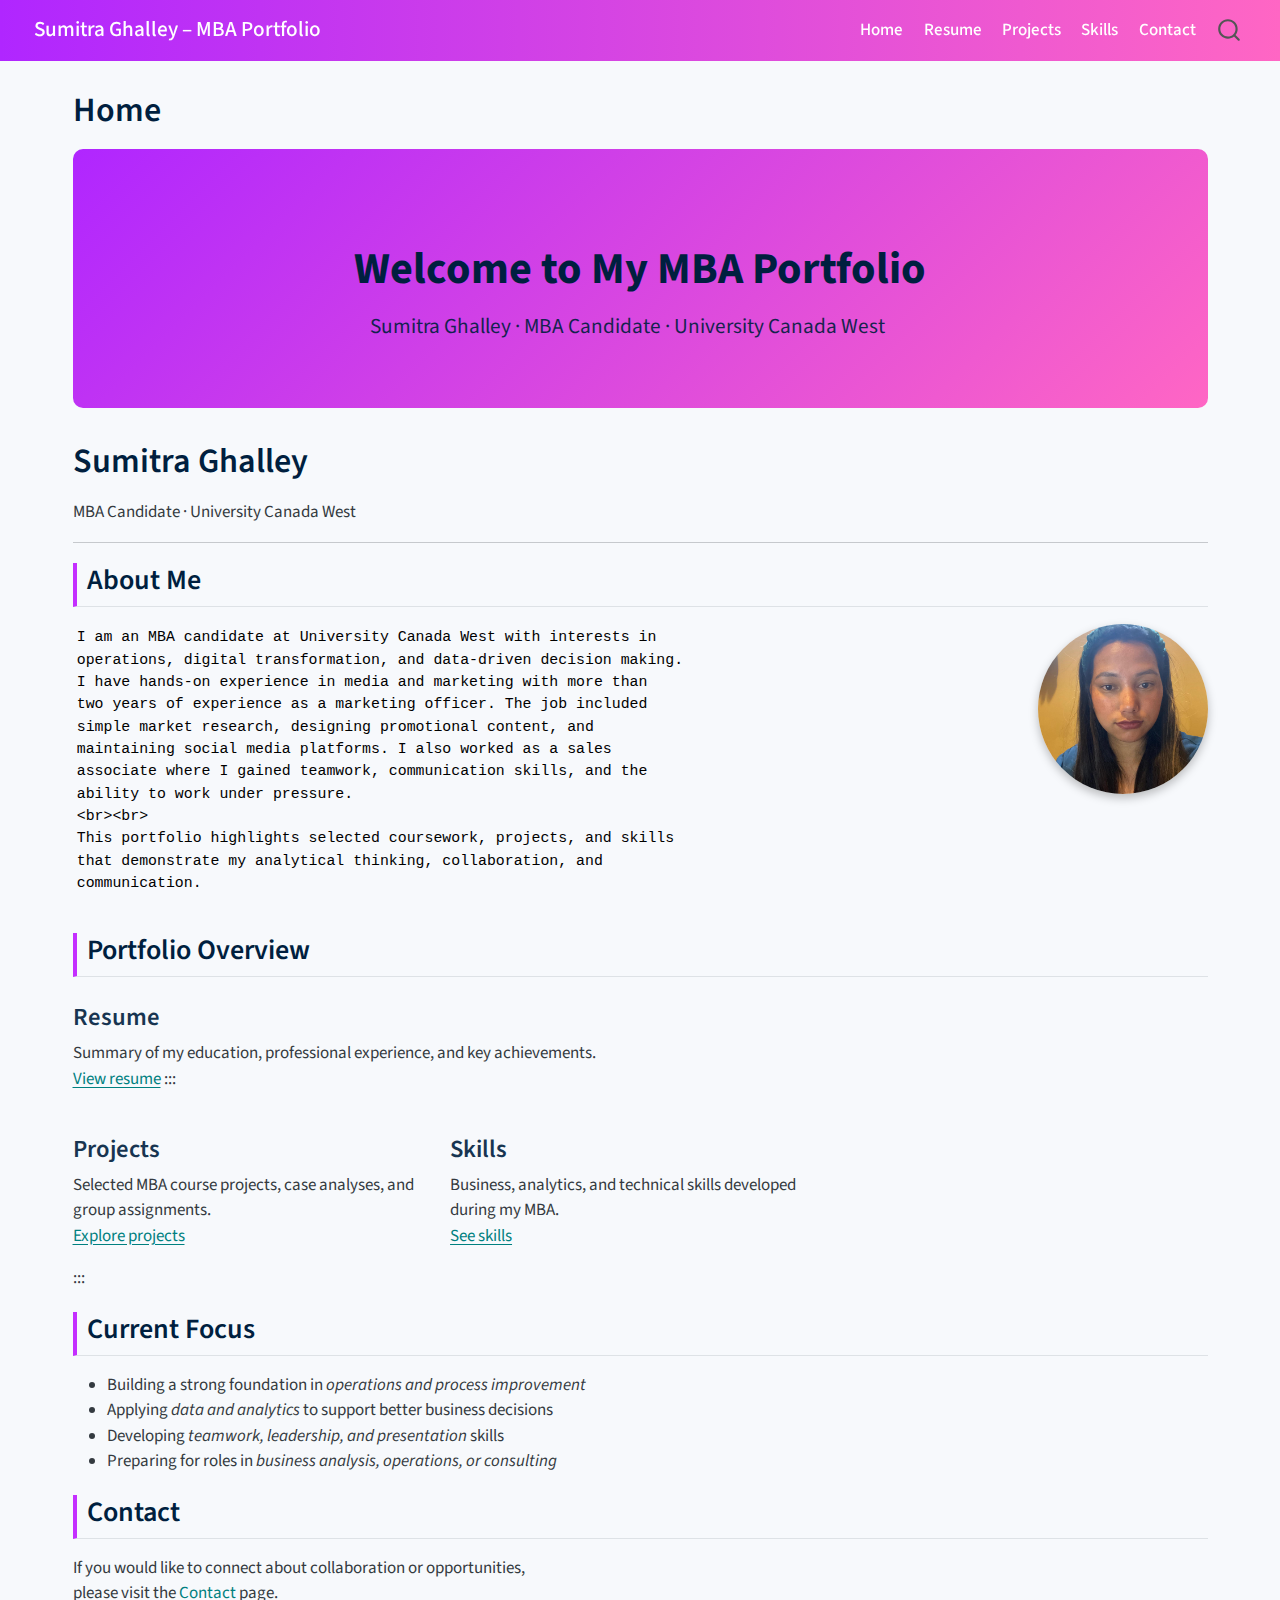
<file: docs/index.html>
<!DOCTYPE html>
<html xmlns="http://www.w3.org/1999/xhtml" lang="en" xml:lang="en"><head>

<meta charset="utf-8">
<meta name="generator" content="quarto-1.8.25">

<meta name="viewport" content="width=device-width, initial-scale=1.0, user-scalable=yes">


<title>Home – Sumitra Ghalley – MBA Portfolio</title>
<style>
code{white-space: pre-wrap;}
span.smallcaps{font-variant: small-caps;}
div.columns{display: flex; gap: min(4vw, 1.5em);}
div.column{flex: auto; overflow-x: auto;}
div.hanging-indent{margin-left: 1.5em; text-indent: -1.5em;}
ul.task-list{list-style: none;}
ul.task-list li input[type="checkbox"] {
  width: 0.8em;
  margin: 0 0.8em 0.2em -1em; /* quarto-specific, see https://github.com/quarto-dev/quarto-cli/issues/4556 */ 
  vertical-align: middle;
}
</style>


<script src="site_libs/quarto-nav/quarto-nav.js"></script>
<script src="site_libs/quarto-nav/headroom.min.js"></script>
<script src="site_libs/clipboard/clipboard.min.js"></script>
<script src="site_libs/quarto-search/autocomplete.umd.js"></script>
<script src="site_libs/quarto-search/fuse.min.js"></script>
<script src="site_libs/quarto-search/quarto-search.js"></script>
<meta name="quarto:offset" content="./">
<script src="site_libs/quarto-html/quarto.js" type="module"></script>
<script src="site_libs/quarto-html/tabsets/tabsets.js" type="module"></script>
<script src="site_libs/quarto-html/axe/axe-check.js" type="module"></script>
<script src="site_libs/quarto-html/popper.min.js"></script>
<script src="site_libs/quarto-html/tippy.umd.min.js"></script>
<script src="site_libs/quarto-html/anchor.min.js"></script>
<link href="site_libs/quarto-html/tippy.css" rel="stylesheet">
<link href="site_libs/quarto-html/quarto-syntax-highlighting-7b89279ff1a6dce999919e0e67d4d9ec.css" rel="stylesheet" id="quarto-text-highlighting-styles">
<script src="site_libs/bootstrap/bootstrap.min.js"></script>
<link href="site_libs/bootstrap/bootstrap-icons.css" rel="stylesheet">
<link href="site_libs/bootstrap/bootstrap-e31584831b205ffbb2d98406f31c2a5b.min.css" rel="stylesheet" append-hash="true" id="quarto-bootstrap" data-mode="light">
<script id="quarto-search-options" type="application/json">{
  "location": "navbar",
  "copy-button": false,
  "collapse-after": 3,
  "panel-placement": "end",
  "type": "overlay",
  "limit": 50,
  "keyboard-shortcut": [
    "f",
    "/",
    "s"
  ],
  "show-item-context": false,
  "language": {
    "search-no-results-text": "No results",
    "search-matching-documents-text": "matching documents",
    "search-copy-link-title": "Copy link to search",
    "search-hide-matches-text": "Hide additional matches",
    "search-more-match-text": "more match in this document",
    "search-more-matches-text": "more matches in this document",
    "search-clear-button-title": "Clear",
    "search-text-placeholder": "",
    "search-detached-cancel-button-title": "Cancel",
    "search-submit-button-title": "Submit",
    "search-label": "Search"
  }
}</script>


<link rel="stylesheet" href="styles.css">
</head>

<body class="nav-fixed quarto-light">

<div id="quarto-search-results"></div>
  <header id="quarto-header" class="headroom fixed-top">
    <nav class="navbar navbar-expand-lg " data-bs-theme="dark">
      <div class="navbar-container container-fluid">
      <div class="navbar-brand-container mx-auto">
    <a href="./index.html" class="navbar-brand navbar-brand-logo">
    </a>
    <a class="navbar-brand" href="./index.html">
    <span class="navbar-title">Sumitra Ghalley – MBA Portfolio</span>
    </a>
  </div>
            <div id="quarto-search" class="" title="Search"></div>
          <button class="navbar-toggler" type="button" data-bs-toggle="collapse" data-bs-target="#navbarCollapse" aria-controls="navbarCollapse" role="menu" aria-expanded="false" aria-label="Toggle navigation" onclick="if (window.quartoToggleHeadroom) { window.quartoToggleHeadroom(); }">
  <span class="navbar-toggler-icon"></span>
</button>
          <div class="collapse navbar-collapse" id="navbarCollapse">
            <ul class="navbar-nav navbar-nav-scroll ms-auto">
  <li class="nav-item">
    <a class="nav-link active" href="./index.html" aria-current="page"> 
<span class="menu-text">Home</span></a>
  </li>  
  <li class="nav-item">
    <a class="nav-link" href="./resume.html"> 
<span class="menu-text">Resume</span></a>
  </li>  
  <li class="nav-item">
    <a class="nav-link" href="./projects.html"> 
<span class="menu-text">Projects</span></a>
  </li>  
  <li class="nav-item">
    <a class="nav-link" href="./skills.html"> 
<span class="menu-text">Skills</span></a>
  </li>  
  <li class="nav-item">
    <a class="nav-link" href="./contact.html"> 
<span class="menu-text">Contact</span></a>
  </li>  
</ul>
          </div> <!-- /navcollapse -->
            <div class="quarto-navbar-tools">
</div>
      </div> <!-- /container-fluid -->
    </nav>
</header>
<!-- content -->
<div id="quarto-content" class="quarto-container page-columns page-rows-contents page-layout-full page-navbar">
<!-- sidebar -->
<!-- margin-sidebar -->
    
<!-- main -->
<main class="content column-page" id="quarto-document-content">

<header id="title-block-header" class="quarto-title-block default">
<div class="quarto-title">
<h1 class="title">Home</h1>
</div>



<div class="quarto-title-meta column-page">

    
  
    
  </div>
  


</header>


<section id="welcome-to-my-mba-portfolio" class="level1 hero-banner">
<h1>Welcome to My MBA Portfolio</h1>
<section id="sumitra-ghalley-mba-candidate-university-canada-west" class="level3">
<h3 class="anchored" data-anchor-id="sumitra-ghalley-mba-candidate-university-canada-west">Sumitra Ghalley · MBA Candidate · University Canada West</h3>
</section>
</section>
<section id="sumitra-ghalley" class="level1">
<h1>Sumitra Ghalley</h1>
<p>MBA Candidate · University Canada West</p>
<hr>
<section id="about-me" class="level2">
<h2 class="anchored" data-anchor-id="about-me">About Me</h2>
<div style="display: flex; align-items: flex-start; gap: 30px;">
<!-- LEFT SIDE: TEXT -->
<div style="flex: 2;">
<pre><code>I am an MBA candidate at University Canada West with interests in
operations, digital transformation, and data-driven decision making.
I have hands-on experience in media and marketing with more than
two years of experience as a marketing officer. The job included
simple market research, designing promotional content, and
maintaining social media platforms. I also worked as a sales
associate where I gained teamwork, communication skills, and the
ability to work under pressure.  
&lt;br&gt;&lt;br&gt;
This portfolio highlights selected coursework, projects, and skills 
that demonstrate my analytical thinking, collaboration, and 
communication.</code></pre>
</div>
<p><!-- RIGHT SIDE: PHOTO --> <img src="assets/images/myphoto.jpg" alt="My Photo" style="width:170px; height:170px; border-radius:50%; object-fit:cover;
           box-shadow:0 4px 10px rgba(0,0,0,0.25);"></p>
</div>
</section>
<section id="portfolio-overview" class="level2">
<h2 class="anchored" data-anchor-id="portfolio-overview">Portfolio Overview</h2>
<section id="resume" class="level3">
<h3 class="anchored" data-anchor-id="resume">Resume</h3>
<p>Summary of my education, professional experience, and key achievements.<br>
<a href="./resume.html">View resume</a> :::</p>
</section>
<div class="column" style="width:33%;">
<section id="projects" class="level3">
<h3 class="anchored" data-anchor-id="projects">Projects</h3>
<p>Selected MBA course projects, case analyses, and group assignments.<br>
<a href="./projects.html">Explore projects</a></p>
</section>
</div>
<div class="column" style="width:33%;">
<section id="skills" class="level3">
<h3 class="anchored" data-anchor-id="skills">Skills</h3>
<p>Business, analytics, and technical skills developed during my MBA.<br>
<a href="./skills.html">See skills</a></p>
</section>
</div>
<p>:::</p>
</section>
<section id="current-focus" class="level2">
<h2 class="anchored" data-anchor-id="current-focus">Current Focus</h2>
<ul>
<li>Building a strong foundation in <em>operations and process improvement</em></li>
<li>Applying <em>data and analytics</em> to support better business decisions</li>
<li>Developing <em>teamwork, leadership, and presentation</em> skills</li>
<li>Preparing for roles in <em>business analysis, operations, or consulting</em></li>
</ul>
</section>
<section id="contact" class="level2">
<h2 class="anchored" data-anchor-id="contact">Contact</h2>
<p>If you would like to connect about collaboration or opportunities,<br>
please visit the <a href="./contact.html">Contact</a> page.</p>


</section>
</section>

</main> <!-- /main -->
<script id="quarto-html-after-body" type="application/javascript">
  window.document.addEventListener("DOMContentLoaded", function (event) {
    const icon = "";
    const anchorJS = new window.AnchorJS();
    anchorJS.options = {
      placement: 'right',
      icon: icon
    };
    anchorJS.add('.anchored');
    const isCodeAnnotation = (el) => {
      for (const clz of el.classList) {
        if (clz.startsWith('code-annotation-')) {                     
          return true;
        }
      }
      return false;
    }
    const onCopySuccess = function(e) {
      // button target
      const button = e.trigger;
      // don't keep focus
      button.blur();
      // flash "checked"
      button.classList.add('code-copy-button-checked');
      var currentTitle = button.getAttribute("title");
      button.setAttribute("title", "Copied!");
      let tooltip;
      if (window.bootstrap) {
        button.setAttribute("data-bs-toggle", "tooltip");
        button.setAttribute("data-bs-placement", "left");
        button.setAttribute("data-bs-title", "Copied!");
        tooltip = new bootstrap.Tooltip(button, 
          { trigger: "manual", 
            customClass: "code-copy-button-tooltip",
            offset: [0, -8]});
        tooltip.show();    
      }
      setTimeout(function() {
        if (tooltip) {
          tooltip.hide();
          button.removeAttribute("data-bs-title");
          button.removeAttribute("data-bs-toggle");
          button.removeAttribute("data-bs-placement");
        }
        button.setAttribute("title", currentTitle);
        button.classList.remove('code-copy-button-checked');
      }, 1000);
      // clear code selection
      e.clearSelection();
    }
    const getTextToCopy = function(trigger) {
      const outerScaffold = trigger.parentElement.cloneNode(true);
      const codeEl = outerScaffold.querySelector('code');
      for (const childEl of codeEl.children) {
        if (isCodeAnnotation(childEl)) {
          childEl.remove();
        }
      }
      return codeEl.innerText;
    }
    const clipboard = new window.ClipboardJS('.code-copy-button:not([data-in-quarto-modal])', {
      text: getTextToCopy
    });
    clipboard.on('success', onCopySuccess);
    if (window.document.getElementById('quarto-embedded-source-code-modal')) {
      const clipboardModal = new window.ClipboardJS('.code-copy-button[data-in-quarto-modal]', {
        text: getTextToCopy,
        container: window.document.getElementById('quarto-embedded-source-code-modal')
      });
      clipboardModal.on('success', onCopySuccess);
    }
      var localhostRegex = new RegExp(/^(?:http|https):\/\/localhost\:?[0-9]*\//);
      var mailtoRegex = new RegExp(/^mailto:/);
        var filterRegex = new RegExp('/' + window.location.host + '/');
      var isInternal = (href) => {
          return filterRegex.test(href) || localhostRegex.test(href) || mailtoRegex.test(href);
      }
      // Inspect non-navigation links and adorn them if external
     var links = window.document.querySelectorAll('a[href]:not(.nav-link):not(.navbar-brand):not(.toc-action):not(.sidebar-link):not(.sidebar-item-toggle):not(.pagination-link):not(.no-external):not([aria-hidden]):not(.dropdown-item):not(.quarto-navigation-tool):not(.about-link)');
      for (var i=0; i<links.length; i++) {
        const link = links[i];
        if (!isInternal(link.href)) {
          // undo the damage that might have been done by quarto-nav.js in the case of
          // links that we want to consider external
          if (link.dataset.originalHref !== undefined) {
            link.href = link.dataset.originalHref;
          }
        }
      }
    function tippyHover(el, contentFn, onTriggerFn, onUntriggerFn) {
      const config = {
        allowHTML: true,
        maxWidth: 500,
        delay: 100,
        arrow: false,
        appendTo: function(el) {
            return el.parentElement;
        },
        interactive: true,
        interactiveBorder: 10,
        theme: 'quarto',
        placement: 'bottom-start',
      };
      if (contentFn) {
        config.content = contentFn;
      }
      if (onTriggerFn) {
        config.onTrigger = onTriggerFn;
      }
      if (onUntriggerFn) {
        config.onUntrigger = onUntriggerFn;
      }
      window.tippy(el, config); 
    }
    const noterefs = window.document.querySelectorAll('a[role="doc-noteref"]');
    for (var i=0; i<noterefs.length; i++) {
      const ref = noterefs[i];
      tippyHover(ref, function() {
        // use id or data attribute instead here
        let href = ref.getAttribute('data-footnote-href') || ref.getAttribute('href');
        try { href = new URL(href).hash; } catch {}
        const id = href.replace(/^#\/?/, "");
        const note = window.document.getElementById(id);
        if (note) {
          return note.innerHTML;
        } else {
          return "";
        }
      });
    }
    const xrefs = window.document.querySelectorAll('a.quarto-xref');
    const processXRef = (id, note) => {
      // Strip column container classes
      const stripColumnClz = (el) => {
        el.classList.remove("page-full", "page-columns");
        if (el.children) {
          for (const child of el.children) {
            stripColumnClz(child);
          }
        }
      }
      stripColumnClz(note)
      if (id === null || id.startsWith('sec-')) {
        // Special case sections, only their first couple elements
        const container = document.createElement("div");
        if (note.children && note.children.length > 2) {
          container.appendChild(note.children[0].cloneNode(true));
          for (let i = 1; i < note.children.length; i++) {
            const child = note.children[i];
            if (child.tagName === "P" && child.innerText === "") {
              continue;
            } else {
              container.appendChild(child.cloneNode(true));
              break;
            }
          }
          if (window.Quarto?.typesetMath) {
            window.Quarto.typesetMath(container);
          }
          return container.innerHTML
        } else {
          if (window.Quarto?.typesetMath) {
            window.Quarto.typesetMath(note);
          }
          return note.innerHTML;
        }
      } else {
        // Remove any anchor links if they are present
        const anchorLink = note.querySelector('a.anchorjs-link');
        if (anchorLink) {
          anchorLink.remove();
        }
        if (window.Quarto?.typesetMath) {
          window.Quarto.typesetMath(note);
        }
        if (note.classList.contains("callout")) {
          return note.outerHTML;
        } else {
          return note.innerHTML;
        }
      }
    }
    for (var i=0; i<xrefs.length; i++) {
      const xref = xrefs[i];
      tippyHover(xref, undefined, function(instance) {
        instance.disable();
        let url = xref.getAttribute('href');
        let hash = undefined; 
        if (url.startsWith('#')) {
          hash = url;
        } else {
          try { hash = new URL(url).hash; } catch {}
        }
        if (hash) {
          const id = hash.replace(/^#\/?/, "");
          const note = window.document.getElementById(id);
          if (note !== null) {
            try {
              const html = processXRef(id, note.cloneNode(true));
              instance.setContent(html);
            } finally {
              instance.enable();
              instance.show();
            }
          } else {
            // See if we can fetch this
            fetch(url.split('#')[0])
            .then(res => res.text())
            .then(html => {
              const parser = new DOMParser();
              const htmlDoc = parser.parseFromString(html, "text/html");
              const note = htmlDoc.getElementById(id);
              if (note !== null) {
                const html = processXRef(id, note);
                instance.setContent(html);
              } 
            }).finally(() => {
              instance.enable();
              instance.show();
            });
          }
        } else {
          // See if we can fetch a full url (with no hash to target)
          // This is a special case and we should probably do some content thinning / targeting
          fetch(url)
          .then(res => res.text())
          .then(html => {
            const parser = new DOMParser();
            const htmlDoc = parser.parseFromString(html, "text/html");
            const note = htmlDoc.querySelector('main.content');
            if (note !== null) {
              // This should only happen for chapter cross references
              // (since there is no id in the URL)
              // remove the first header
              if (note.children.length > 0 && note.children[0].tagName === "HEADER") {
                note.children[0].remove();
              }
              const html = processXRef(null, note);
              instance.setContent(html);
            } 
          }).finally(() => {
            instance.enable();
            instance.show();
          });
        }
      }, function(instance) {
      });
    }
        let selectedAnnoteEl;
        const selectorForAnnotation = ( cell, annotation) => {
          let cellAttr = 'data-code-cell="' + cell + '"';
          let lineAttr = 'data-code-annotation="' +  annotation + '"';
          const selector = 'span[' + cellAttr + '][' + lineAttr + ']';
          return selector;
        }
        const selectCodeLines = (annoteEl) => {
          const doc = window.document;
          const targetCell = annoteEl.getAttribute("data-target-cell");
          const targetAnnotation = annoteEl.getAttribute("data-target-annotation");
          const annoteSpan = window.document.querySelector(selectorForAnnotation(targetCell, targetAnnotation));
          const lines = annoteSpan.getAttribute("data-code-lines").split(",");
          const lineIds = lines.map((line) => {
            return targetCell + "-" + line;
          })
          let top = null;
          let height = null;
          let parent = null;
          if (lineIds.length > 0) {
              //compute the position of the single el (top and bottom and make a div)
              const el = window.document.getElementById(lineIds[0]);
              top = el.offsetTop;
              height = el.offsetHeight;
              parent = el.parentElement.parentElement;
            if (lineIds.length > 1) {
              const lastEl = window.document.getElementById(lineIds[lineIds.length - 1]);
              const bottom = lastEl.offsetTop + lastEl.offsetHeight;
              height = bottom - top;
            }
            if (top !== null && height !== null && parent !== null) {
              // cook up a div (if necessary) and position it 
              let div = window.document.getElementById("code-annotation-line-highlight");
              if (div === null) {
                div = window.document.createElement("div");
                div.setAttribute("id", "code-annotation-line-highlight");
                div.style.position = 'absolute';
                parent.appendChild(div);
              }
              div.style.top = top - 2 + "px";
              div.style.height = height + 4 + "px";
              div.style.left = 0;
              let gutterDiv = window.document.getElementById("code-annotation-line-highlight-gutter");
              if (gutterDiv === null) {
                gutterDiv = window.document.createElement("div");
                gutterDiv.setAttribute("id", "code-annotation-line-highlight-gutter");
                gutterDiv.style.position = 'absolute';
                const codeCell = window.document.getElementById(targetCell);
                const gutter = codeCell.querySelector('.code-annotation-gutter');
                gutter.appendChild(gutterDiv);
              }
              gutterDiv.style.top = top - 2 + "px";
              gutterDiv.style.height = height + 4 + "px";
            }
            selectedAnnoteEl = annoteEl;
          }
        };
        const unselectCodeLines = () => {
          const elementsIds = ["code-annotation-line-highlight", "code-annotation-line-highlight-gutter"];
          elementsIds.forEach((elId) => {
            const div = window.document.getElementById(elId);
            if (div) {
              div.remove();
            }
          });
          selectedAnnoteEl = undefined;
        };
          // Handle positioning of the toggle
      window.addEventListener(
        "resize",
        throttle(() => {
          elRect = undefined;
          if (selectedAnnoteEl) {
            selectCodeLines(selectedAnnoteEl);
          }
        }, 10)
      );
      function throttle(fn, ms) {
      let throttle = false;
      let timer;
        return (...args) => {
          if(!throttle) { // first call gets through
              fn.apply(this, args);
              throttle = true;
          } else { // all the others get throttled
              if(timer) clearTimeout(timer); // cancel #2
              timer = setTimeout(() => {
                fn.apply(this, args);
                timer = throttle = false;
              }, ms);
          }
        };
      }
        // Attach click handler to the DT
        const annoteDls = window.document.querySelectorAll('dt[data-target-cell]');
        for (const annoteDlNode of annoteDls) {
          annoteDlNode.addEventListener('click', (event) => {
            const clickedEl = event.target;
            if (clickedEl !== selectedAnnoteEl) {
              unselectCodeLines();
              const activeEl = window.document.querySelector('dt[data-target-cell].code-annotation-active');
              if (activeEl) {
                activeEl.classList.remove('code-annotation-active');
              }
              selectCodeLines(clickedEl);
              clickedEl.classList.add('code-annotation-active');
            } else {
              // Unselect the line
              unselectCodeLines();
              clickedEl.classList.remove('code-annotation-active');
            }
          });
        }
    const findCites = (el) => {
      const parentEl = el.parentElement;
      if (parentEl) {
        const cites = parentEl.dataset.cites;
        if (cites) {
          return {
            el,
            cites: cites.split(' ')
          };
        } else {
          return findCites(el.parentElement)
        }
      } else {
        return undefined;
      }
    };
    var bibliorefs = window.document.querySelectorAll('a[role="doc-biblioref"]');
    for (var i=0; i<bibliorefs.length; i++) {
      const ref = bibliorefs[i];
      const citeInfo = findCites(ref);
      if (citeInfo) {
        tippyHover(citeInfo.el, function() {
          var popup = window.document.createElement('div');
          citeInfo.cites.forEach(function(cite) {
            var citeDiv = window.document.createElement('div');
            citeDiv.classList.add('hanging-indent');
            citeDiv.classList.add('csl-entry');
            var biblioDiv = window.document.getElementById('ref-' + cite);
            if (biblioDiv) {
              citeDiv.innerHTML = biblioDiv.innerHTML;
            }
            popup.appendChild(citeDiv);
          });
          return popup.innerHTML;
        });
      }
    }
  });
  </script>
</div> <!-- /content -->




</body></html>
</file>
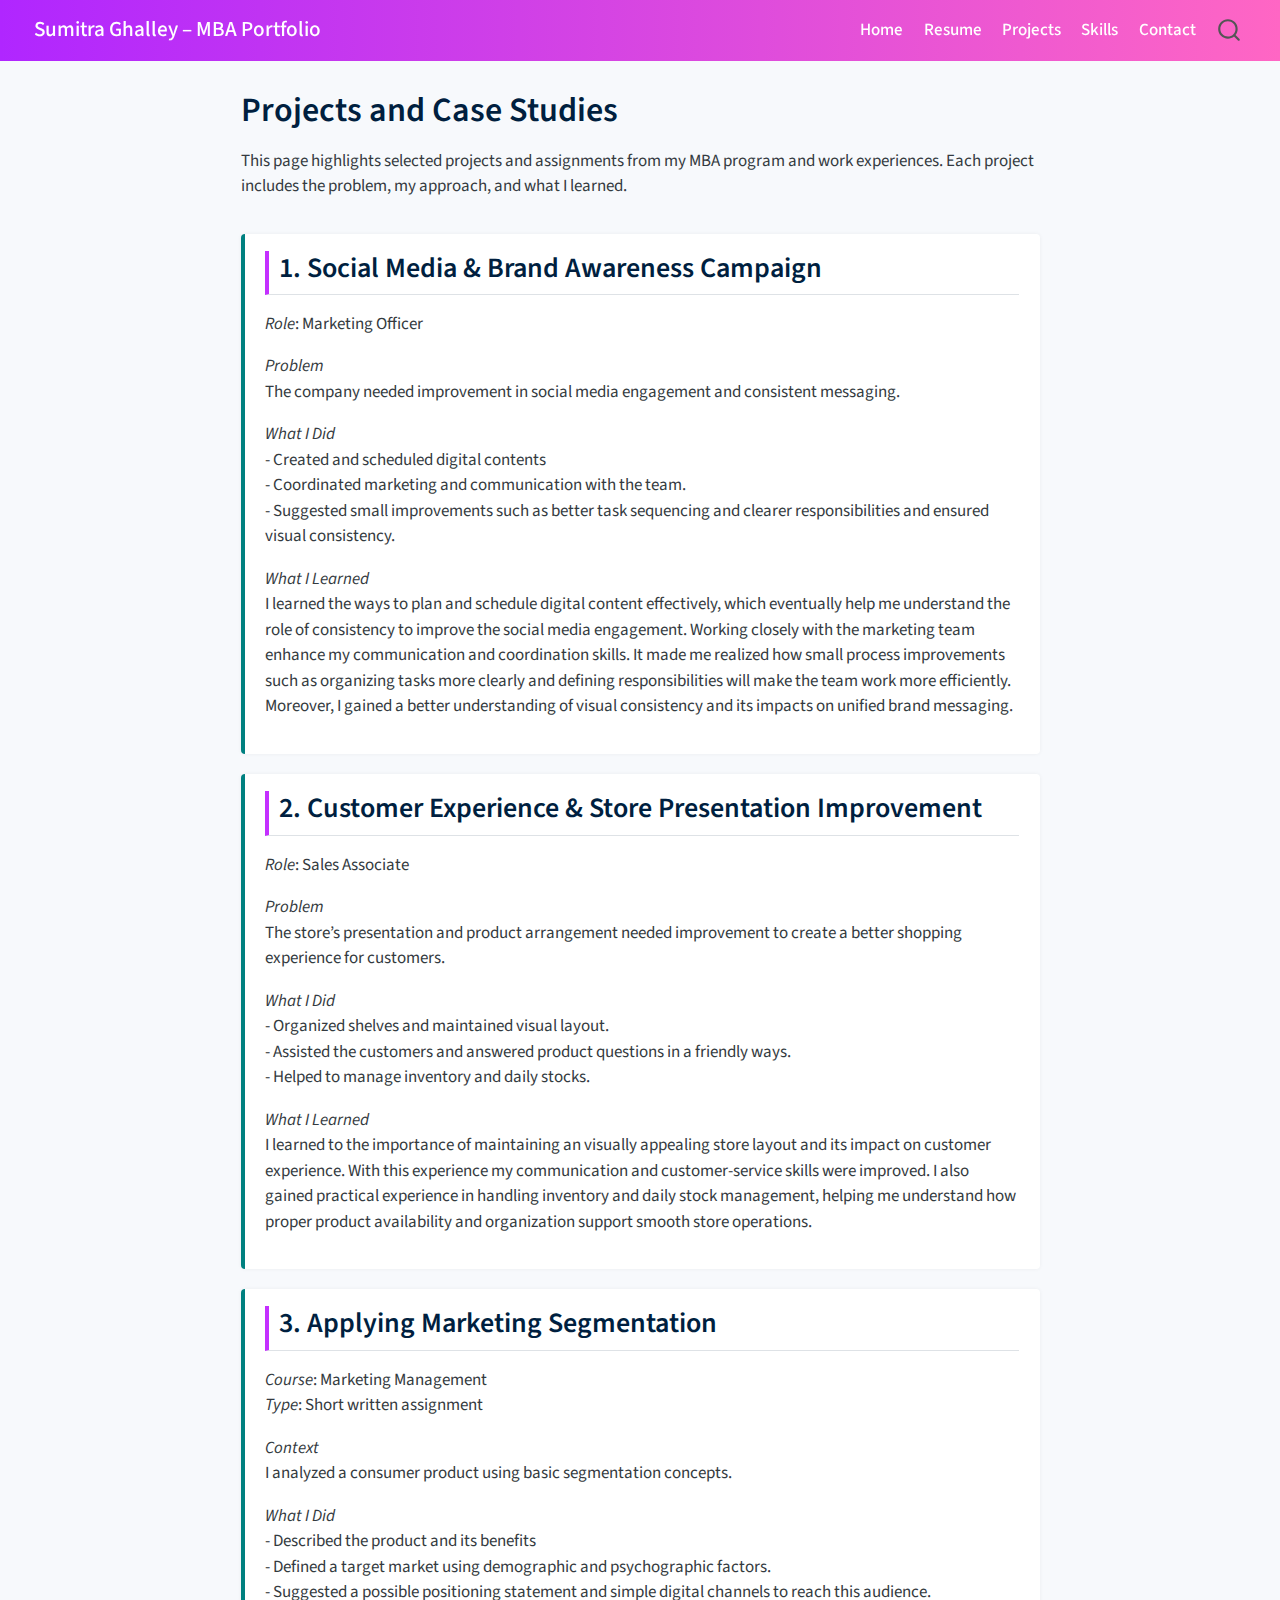
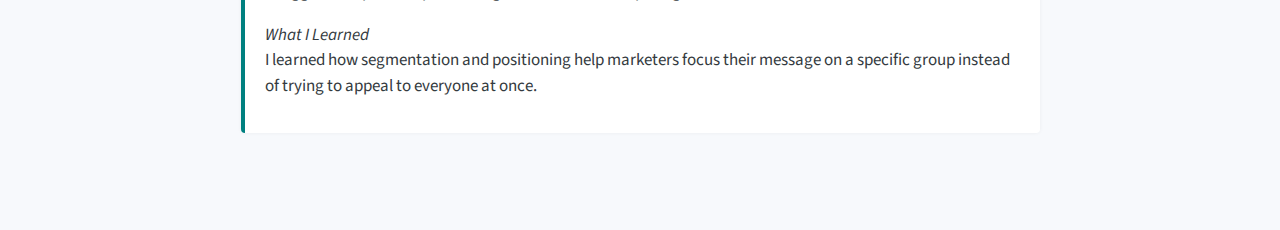
<file: docs/projects.html>
<!DOCTYPE html>
<html xmlns="http://www.w3.org/1999/xhtml" lang="en" xml:lang="en"><head>

<meta charset="utf-8">
<meta name="generator" content="quarto-1.8.25">

<meta name="viewport" content="width=device-width, initial-scale=1.0, user-scalable=yes">


<title>Projects and Case Studies – Sumitra Ghalley – MBA Portfolio</title>
<style>
code{white-space: pre-wrap;}
span.smallcaps{font-variant: small-caps;}
div.columns{display: flex; gap: min(4vw, 1.5em);}
div.column{flex: auto; overflow-x: auto;}
div.hanging-indent{margin-left: 1.5em; text-indent: -1.5em;}
ul.task-list{list-style: none;}
ul.task-list li input[type="checkbox"] {
  width: 0.8em;
  margin: 0 0.8em 0.2em -1em; /* quarto-specific, see https://github.com/quarto-dev/quarto-cli/issues/4556 */ 
  vertical-align: middle;
}
</style>


<script src="site_libs/quarto-nav/quarto-nav.js"></script>
<script src="site_libs/quarto-nav/headroom.min.js"></script>
<script src="site_libs/clipboard/clipboard.min.js"></script>
<script src="site_libs/quarto-search/autocomplete.umd.js"></script>
<script src="site_libs/quarto-search/fuse.min.js"></script>
<script src="site_libs/quarto-search/quarto-search.js"></script>
<meta name="quarto:offset" content="./">
<script src="site_libs/quarto-html/quarto.js" type="module"></script>
<script src="site_libs/quarto-html/tabsets/tabsets.js" type="module"></script>
<script src="site_libs/quarto-html/axe/axe-check.js" type="module"></script>
<script src="site_libs/quarto-html/popper.min.js"></script>
<script src="site_libs/quarto-html/tippy.umd.min.js"></script>
<script src="site_libs/quarto-html/anchor.min.js"></script>
<link href="site_libs/quarto-html/tippy.css" rel="stylesheet">
<link href="site_libs/quarto-html/quarto-syntax-highlighting-7b89279ff1a6dce999919e0e67d4d9ec.css" rel="stylesheet" id="quarto-text-highlighting-styles">
<script src="site_libs/bootstrap/bootstrap.min.js"></script>
<link href="site_libs/bootstrap/bootstrap-icons.css" rel="stylesheet">
<link href="site_libs/bootstrap/bootstrap-e31584831b205ffbb2d98406f31c2a5b.min.css" rel="stylesheet" append-hash="true" id="quarto-bootstrap" data-mode="light">
<script id="quarto-search-options" type="application/json">{
  "location": "navbar",
  "copy-button": false,
  "collapse-after": 3,
  "panel-placement": "end",
  "type": "overlay",
  "limit": 50,
  "keyboard-shortcut": [
    "f",
    "/",
    "s"
  ],
  "show-item-context": false,
  "language": {
    "search-no-results-text": "No results",
    "search-matching-documents-text": "matching documents",
    "search-copy-link-title": "Copy link to search",
    "search-hide-matches-text": "Hide additional matches",
    "search-more-match-text": "more match in this document",
    "search-more-matches-text": "more matches in this document",
    "search-clear-button-title": "Clear",
    "search-text-placeholder": "",
    "search-detached-cancel-button-title": "Cancel",
    "search-submit-button-title": "Submit",
    "search-label": "Search"
  }
}</script>


<link rel="stylesheet" href="styles.css">
</head>

<body class="nav-fixed fullcontent quarto-light">

<div id="quarto-search-results"></div>
  <header id="quarto-header" class="headroom fixed-top">
    <nav class="navbar navbar-expand-lg " data-bs-theme="dark">
      <div class="navbar-container container-fluid">
      <div class="navbar-brand-container mx-auto">
    <a href="./index.html" class="navbar-brand navbar-brand-logo">
    </a>
    <a class="navbar-brand" href="./index.html">
    <span class="navbar-title">Sumitra Ghalley – MBA Portfolio</span>
    </a>
  </div>
            <div id="quarto-search" class="" title="Search"></div>
          <button class="navbar-toggler" type="button" data-bs-toggle="collapse" data-bs-target="#navbarCollapse" aria-controls="navbarCollapse" role="menu" aria-expanded="false" aria-label="Toggle navigation" onclick="if (window.quartoToggleHeadroom) { window.quartoToggleHeadroom(); }">
  <span class="navbar-toggler-icon"></span>
</button>
          <div class="collapse navbar-collapse" id="navbarCollapse">
            <ul class="navbar-nav navbar-nav-scroll ms-auto">
  <li class="nav-item">
    <a class="nav-link" href="./index.html"> 
<span class="menu-text">Home</span></a>
  </li>  
  <li class="nav-item">
    <a class="nav-link" href="./resume.html"> 
<span class="menu-text">Resume</span></a>
  </li>  
  <li class="nav-item">
    <a class="nav-link active" href="./projects.html" aria-current="page"> 
<span class="menu-text">Projects</span></a>
  </li>  
  <li class="nav-item">
    <a class="nav-link" href="./skills.html"> 
<span class="menu-text">Skills</span></a>
  </li>  
  <li class="nav-item">
    <a class="nav-link" href="./contact.html"> 
<span class="menu-text">Contact</span></a>
  </li>  
</ul>
          </div> <!-- /navcollapse -->
            <div class="quarto-navbar-tools">
</div>
      </div> <!-- /container-fluid -->
    </nav>
</header>
<!-- content -->
<div id="quarto-content" class="quarto-container page-columns page-rows-contents page-layout-article page-navbar">
<!-- sidebar -->
<!-- margin-sidebar -->
    
<!-- main -->
<main class="content" id="quarto-document-content">

<header id="title-block-header" class="quarto-title-block default">
<div class="quarto-title">
<h1 class="title">Projects and Case Studies</h1>
</div>



<div class="quarto-title-meta">

    
  
    
  </div>
  


</header>


<p>This page highlights selected projects and assignments from my MBA program and work experiences. Each project includes the problem, my approach, and what I learned.</p>
<section id="social-media-brand-awareness-campaign" class="level2 project-card">
<h2 class="anchored" data-anchor-id="social-media-brand-awareness-campaign">1. Social Media &amp; Brand Awareness Campaign</h2>
<p><em>Role</em>: Marketing Officer</p>
<p><em>Problem</em><br>
The company needed improvement in social media engagement and consistent messaging.</p>
<p><em>What I Did</em><br>
- Created and scheduled digital contents<br>
- Coordinated marketing and communication with the team.<br>
- Suggested small improvements such as better task sequencing and clearer responsibilities and ensured visual consistency.</p>
<p><em>What I Learned</em><br>
I learned the ways to plan and schedule digital content effectively, which eventually help me understand the role of consistency to improve the social media engagement. Working closely with the marketing team enhance my communication and coordination skills. It made me realized how small process improvements such as organizing tasks more clearly and defining responsibilities will make the team work more efficiently. Moreover, I gained a better understanding of visual consistency and its impacts on unified brand messaging.</p>
</section>
<section id="customer-experience-store-presentation-improvement" class="level2 project-card">
<h2 class="anchored" data-anchor-id="customer-experience-store-presentation-improvement">2. Customer Experience &amp; Store Presentation Improvement</h2>
<p><em>Role</em>: Sales Associate</p>
<p><em>Problem</em><br>
The store’s presentation and product arrangement needed improvement to create a better shopping experience for customers.</p>
<p><em>What I Did</em><br>
- Organized shelves and maintained visual layout.<br>
- Assisted the customers and answered product questions in a friendly ways.<br>
- Helped to manage inventory and daily stocks.</p>
<p><em>What I Learned</em><br>
I learned to the importance of maintaining an visually appealing store layout and its impact on customer experience. With this experience my communication and customer-service skills were improved. I also gained practical experience in handling inventory and daily stock management, helping me understand how proper product availability and organization support smooth store operations.</p>
</section>
<section id="applying-marketing-segmentation" class="level2 project-card">
<h2 class="anchored" data-anchor-id="applying-marketing-segmentation">3. Applying Marketing Segmentation</h2>
<p><em>Course</em>: Marketing Management<br>
<em>Type</em>: Short written assignment</p>
<p><em>Context</em><br>
I analyzed a consumer product using basic segmentation concepts.</p>
<p><em>What I Did</em><br>
- Described the product and its benefits<br>
- Defined a target market using demographic and psychographic factors.<br>
- Suggested a possible positioning statement and simple digital channels to reach this audience.</p>
<p><em>What I Learned</em><br>
I learned how segmentation and positioning help marketers focus their message on a specific group instead of trying to appeal to everyone at once.</p>
</section>



</main> <!-- /main -->
<script id="quarto-html-after-body" type="application/javascript">
  window.document.addEventListener("DOMContentLoaded", function (event) {
    const icon = "";
    const anchorJS = new window.AnchorJS();
    anchorJS.options = {
      placement: 'right',
      icon: icon
    };
    anchorJS.add('.anchored');
    const isCodeAnnotation = (el) => {
      for (const clz of el.classList) {
        if (clz.startsWith('code-annotation-')) {                     
          return true;
        }
      }
      return false;
    }
    const onCopySuccess = function(e) {
      // button target
      const button = e.trigger;
      // don't keep focus
      button.blur();
      // flash "checked"
      button.classList.add('code-copy-button-checked');
      var currentTitle = button.getAttribute("title");
      button.setAttribute("title", "Copied!");
      let tooltip;
      if (window.bootstrap) {
        button.setAttribute("data-bs-toggle", "tooltip");
        button.setAttribute("data-bs-placement", "left");
        button.setAttribute("data-bs-title", "Copied!");
        tooltip = new bootstrap.Tooltip(button, 
          { trigger: "manual", 
            customClass: "code-copy-button-tooltip",
            offset: [0, -8]});
        tooltip.show();    
      }
      setTimeout(function() {
        if (tooltip) {
          tooltip.hide();
          button.removeAttribute("data-bs-title");
          button.removeAttribute("data-bs-toggle");
          button.removeAttribute("data-bs-placement");
        }
        button.setAttribute("title", currentTitle);
        button.classList.remove('code-copy-button-checked');
      }, 1000);
      // clear code selection
      e.clearSelection();
    }
    const getTextToCopy = function(trigger) {
      const outerScaffold = trigger.parentElement.cloneNode(true);
      const codeEl = outerScaffold.querySelector('code');
      for (const childEl of codeEl.children) {
        if (isCodeAnnotation(childEl)) {
          childEl.remove();
        }
      }
      return codeEl.innerText;
    }
    const clipboard = new window.ClipboardJS('.code-copy-button:not([data-in-quarto-modal])', {
      text: getTextToCopy
    });
    clipboard.on('success', onCopySuccess);
    if (window.document.getElementById('quarto-embedded-source-code-modal')) {
      const clipboardModal = new window.ClipboardJS('.code-copy-button[data-in-quarto-modal]', {
        text: getTextToCopy,
        container: window.document.getElementById('quarto-embedded-source-code-modal')
      });
      clipboardModal.on('success', onCopySuccess);
    }
      var localhostRegex = new RegExp(/^(?:http|https):\/\/localhost\:?[0-9]*\//);
      var mailtoRegex = new RegExp(/^mailto:/);
        var filterRegex = new RegExp('/' + window.location.host + '/');
      var isInternal = (href) => {
          return filterRegex.test(href) || localhostRegex.test(href) || mailtoRegex.test(href);
      }
      // Inspect non-navigation links and adorn them if external
     var links = window.document.querySelectorAll('a[href]:not(.nav-link):not(.navbar-brand):not(.toc-action):not(.sidebar-link):not(.sidebar-item-toggle):not(.pagination-link):not(.no-external):not([aria-hidden]):not(.dropdown-item):not(.quarto-navigation-tool):not(.about-link)');
      for (var i=0; i<links.length; i++) {
        const link = links[i];
        if (!isInternal(link.href)) {
          // undo the damage that might have been done by quarto-nav.js in the case of
          // links that we want to consider external
          if (link.dataset.originalHref !== undefined) {
            link.href = link.dataset.originalHref;
          }
        }
      }
    function tippyHover(el, contentFn, onTriggerFn, onUntriggerFn) {
      const config = {
        allowHTML: true,
        maxWidth: 500,
        delay: 100,
        arrow: false,
        appendTo: function(el) {
            return el.parentElement;
        },
        interactive: true,
        interactiveBorder: 10,
        theme: 'quarto',
        placement: 'bottom-start',
      };
      if (contentFn) {
        config.content = contentFn;
      }
      if (onTriggerFn) {
        config.onTrigger = onTriggerFn;
      }
      if (onUntriggerFn) {
        config.onUntrigger = onUntriggerFn;
      }
      window.tippy(el, config); 
    }
    const noterefs = window.document.querySelectorAll('a[role="doc-noteref"]');
    for (var i=0; i<noterefs.length; i++) {
      const ref = noterefs[i];
      tippyHover(ref, function() {
        // use id or data attribute instead here
        let href = ref.getAttribute('data-footnote-href') || ref.getAttribute('href');
        try { href = new URL(href).hash; } catch {}
        const id = href.replace(/^#\/?/, "");
        const note = window.document.getElementById(id);
        if (note) {
          return note.innerHTML;
        } else {
          return "";
        }
      });
    }
    const xrefs = window.document.querySelectorAll('a.quarto-xref');
    const processXRef = (id, note) => {
      // Strip column container classes
      const stripColumnClz = (el) => {
        el.classList.remove("page-full", "page-columns");
        if (el.children) {
          for (const child of el.children) {
            stripColumnClz(child);
          }
        }
      }
      stripColumnClz(note)
      if (id === null || id.startsWith('sec-')) {
        // Special case sections, only their first couple elements
        const container = document.createElement("div");
        if (note.children && note.children.length > 2) {
          container.appendChild(note.children[0].cloneNode(true));
          for (let i = 1; i < note.children.length; i++) {
            const child = note.children[i];
            if (child.tagName === "P" && child.innerText === "") {
              continue;
            } else {
              container.appendChild(child.cloneNode(true));
              break;
            }
          }
          if (window.Quarto?.typesetMath) {
            window.Quarto.typesetMath(container);
          }
          return container.innerHTML
        } else {
          if (window.Quarto?.typesetMath) {
            window.Quarto.typesetMath(note);
          }
          return note.innerHTML;
        }
      } else {
        // Remove any anchor links if they are present
        const anchorLink = note.querySelector('a.anchorjs-link');
        if (anchorLink) {
          anchorLink.remove();
        }
        if (window.Quarto?.typesetMath) {
          window.Quarto.typesetMath(note);
        }
        if (note.classList.contains("callout")) {
          return note.outerHTML;
        } else {
          return note.innerHTML;
        }
      }
    }
    for (var i=0; i<xrefs.length; i++) {
      const xref = xrefs[i];
      tippyHover(xref, undefined, function(instance) {
        instance.disable();
        let url = xref.getAttribute('href');
        let hash = undefined; 
        if (url.startsWith('#')) {
          hash = url;
        } else {
          try { hash = new URL(url).hash; } catch {}
        }
        if (hash) {
          const id = hash.replace(/^#\/?/, "");
          const note = window.document.getElementById(id);
          if (note !== null) {
            try {
              const html = processXRef(id, note.cloneNode(true));
              instance.setContent(html);
            } finally {
              instance.enable();
              instance.show();
            }
          } else {
            // See if we can fetch this
            fetch(url.split('#')[0])
            .then(res => res.text())
            .then(html => {
              const parser = new DOMParser();
              const htmlDoc = parser.parseFromString(html, "text/html");
              const note = htmlDoc.getElementById(id);
              if (note !== null) {
                const html = processXRef(id, note);
                instance.setContent(html);
              } 
            }).finally(() => {
              instance.enable();
              instance.show();
            });
          }
        } else {
          // See if we can fetch a full url (with no hash to target)
          // This is a special case and we should probably do some content thinning / targeting
          fetch(url)
          .then(res => res.text())
          .then(html => {
            const parser = new DOMParser();
            const htmlDoc = parser.parseFromString(html, "text/html");
            const note = htmlDoc.querySelector('main.content');
            if (note !== null) {
              // This should only happen for chapter cross references
              // (since there is no id in the URL)
              // remove the first header
              if (note.children.length > 0 && note.children[0].tagName === "HEADER") {
                note.children[0].remove();
              }
              const html = processXRef(null, note);
              instance.setContent(html);
            } 
          }).finally(() => {
            instance.enable();
            instance.show();
          });
        }
      }, function(instance) {
      });
    }
        let selectedAnnoteEl;
        const selectorForAnnotation = ( cell, annotation) => {
          let cellAttr = 'data-code-cell="' + cell + '"';
          let lineAttr = 'data-code-annotation="' +  annotation + '"';
          const selector = 'span[' + cellAttr + '][' + lineAttr + ']';
          return selector;
        }
        const selectCodeLines = (annoteEl) => {
          const doc = window.document;
          const targetCell = annoteEl.getAttribute("data-target-cell");
          const targetAnnotation = annoteEl.getAttribute("data-target-annotation");
          const annoteSpan = window.document.querySelector(selectorForAnnotation(targetCell, targetAnnotation));
          const lines = annoteSpan.getAttribute("data-code-lines").split(",");
          const lineIds = lines.map((line) => {
            return targetCell + "-" + line;
          })
          let top = null;
          let height = null;
          let parent = null;
          if (lineIds.length > 0) {
              //compute the position of the single el (top and bottom and make a div)
              const el = window.document.getElementById(lineIds[0]);
              top = el.offsetTop;
              height = el.offsetHeight;
              parent = el.parentElement.parentElement;
            if (lineIds.length > 1) {
              const lastEl = window.document.getElementById(lineIds[lineIds.length - 1]);
              const bottom = lastEl.offsetTop + lastEl.offsetHeight;
              height = bottom - top;
            }
            if (top !== null && height !== null && parent !== null) {
              // cook up a div (if necessary) and position it 
              let div = window.document.getElementById("code-annotation-line-highlight");
              if (div === null) {
                div = window.document.createElement("div");
                div.setAttribute("id", "code-annotation-line-highlight");
                div.style.position = 'absolute';
                parent.appendChild(div);
              }
              div.style.top = top - 2 + "px";
              div.style.height = height + 4 + "px";
              div.style.left = 0;
              let gutterDiv = window.document.getElementById("code-annotation-line-highlight-gutter");
              if (gutterDiv === null) {
                gutterDiv = window.document.createElement("div");
                gutterDiv.setAttribute("id", "code-annotation-line-highlight-gutter");
                gutterDiv.style.position = 'absolute';
                const codeCell = window.document.getElementById(targetCell);
                const gutter = codeCell.querySelector('.code-annotation-gutter');
                gutter.appendChild(gutterDiv);
              }
              gutterDiv.style.top = top - 2 + "px";
              gutterDiv.style.height = height + 4 + "px";
            }
            selectedAnnoteEl = annoteEl;
          }
        };
        const unselectCodeLines = () => {
          const elementsIds = ["code-annotation-line-highlight", "code-annotation-line-highlight-gutter"];
          elementsIds.forEach((elId) => {
            const div = window.document.getElementById(elId);
            if (div) {
              div.remove();
            }
          });
          selectedAnnoteEl = undefined;
        };
          // Handle positioning of the toggle
      window.addEventListener(
        "resize",
        throttle(() => {
          elRect = undefined;
          if (selectedAnnoteEl) {
            selectCodeLines(selectedAnnoteEl);
          }
        }, 10)
      );
      function throttle(fn, ms) {
      let throttle = false;
      let timer;
        return (...args) => {
          if(!throttle) { // first call gets through
              fn.apply(this, args);
              throttle = true;
          } else { // all the others get throttled
              if(timer) clearTimeout(timer); // cancel #2
              timer = setTimeout(() => {
                fn.apply(this, args);
                timer = throttle = false;
              }, ms);
          }
        };
      }
        // Attach click handler to the DT
        const annoteDls = window.document.querySelectorAll('dt[data-target-cell]');
        for (const annoteDlNode of annoteDls) {
          annoteDlNode.addEventListener('click', (event) => {
            const clickedEl = event.target;
            if (clickedEl !== selectedAnnoteEl) {
              unselectCodeLines();
              const activeEl = window.document.querySelector('dt[data-target-cell].code-annotation-active');
              if (activeEl) {
                activeEl.classList.remove('code-annotation-active');
              }
              selectCodeLines(clickedEl);
              clickedEl.classList.add('code-annotation-active');
            } else {
              // Unselect the line
              unselectCodeLines();
              clickedEl.classList.remove('code-annotation-active');
            }
          });
        }
    const findCites = (el) => {
      const parentEl = el.parentElement;
      if (parentEl) {
        const cites = parentEl.dataset.cites;
        if (cites) {
          return {
            el,
            cites: cites.split(' ')
          };
        } else {
          return findCites(el.parentElement)
        }
      } else {
        return undefined;
      }
    };
    var bibliorefs = window.document.querySelectorAll('a[role="doc-biblioref"]');
    for (var i=0; i<bibliorefs.length; i++) {
      const ref = bibliorefs[i];
      const citeInfo = findCites(ref);
      if (citeInfo) {
        tippyHover(citeInfo.el, function() {
          var popup = window.document.createElement('div');
          citeInfo.cites.forEach(function(cite) {
            var citeDiv = window.document.createElement('div');
            citeDiv.classList.add('hanging-indent');
            citeDiv.classList.add('csl-entry');
            var biblioDiv = window.document.getElementById('ref-' + cite);
            if (biblioDiv) {
              citeDiv.innerHTML = biblioDiv.innerHTML;
            }
            popup.appendChild(citeDiv);
          });
          return popup.innerHTML;
        });
      }
    }
  });
  </script>
</div> <!-- /content -->




</body></html>
</file>
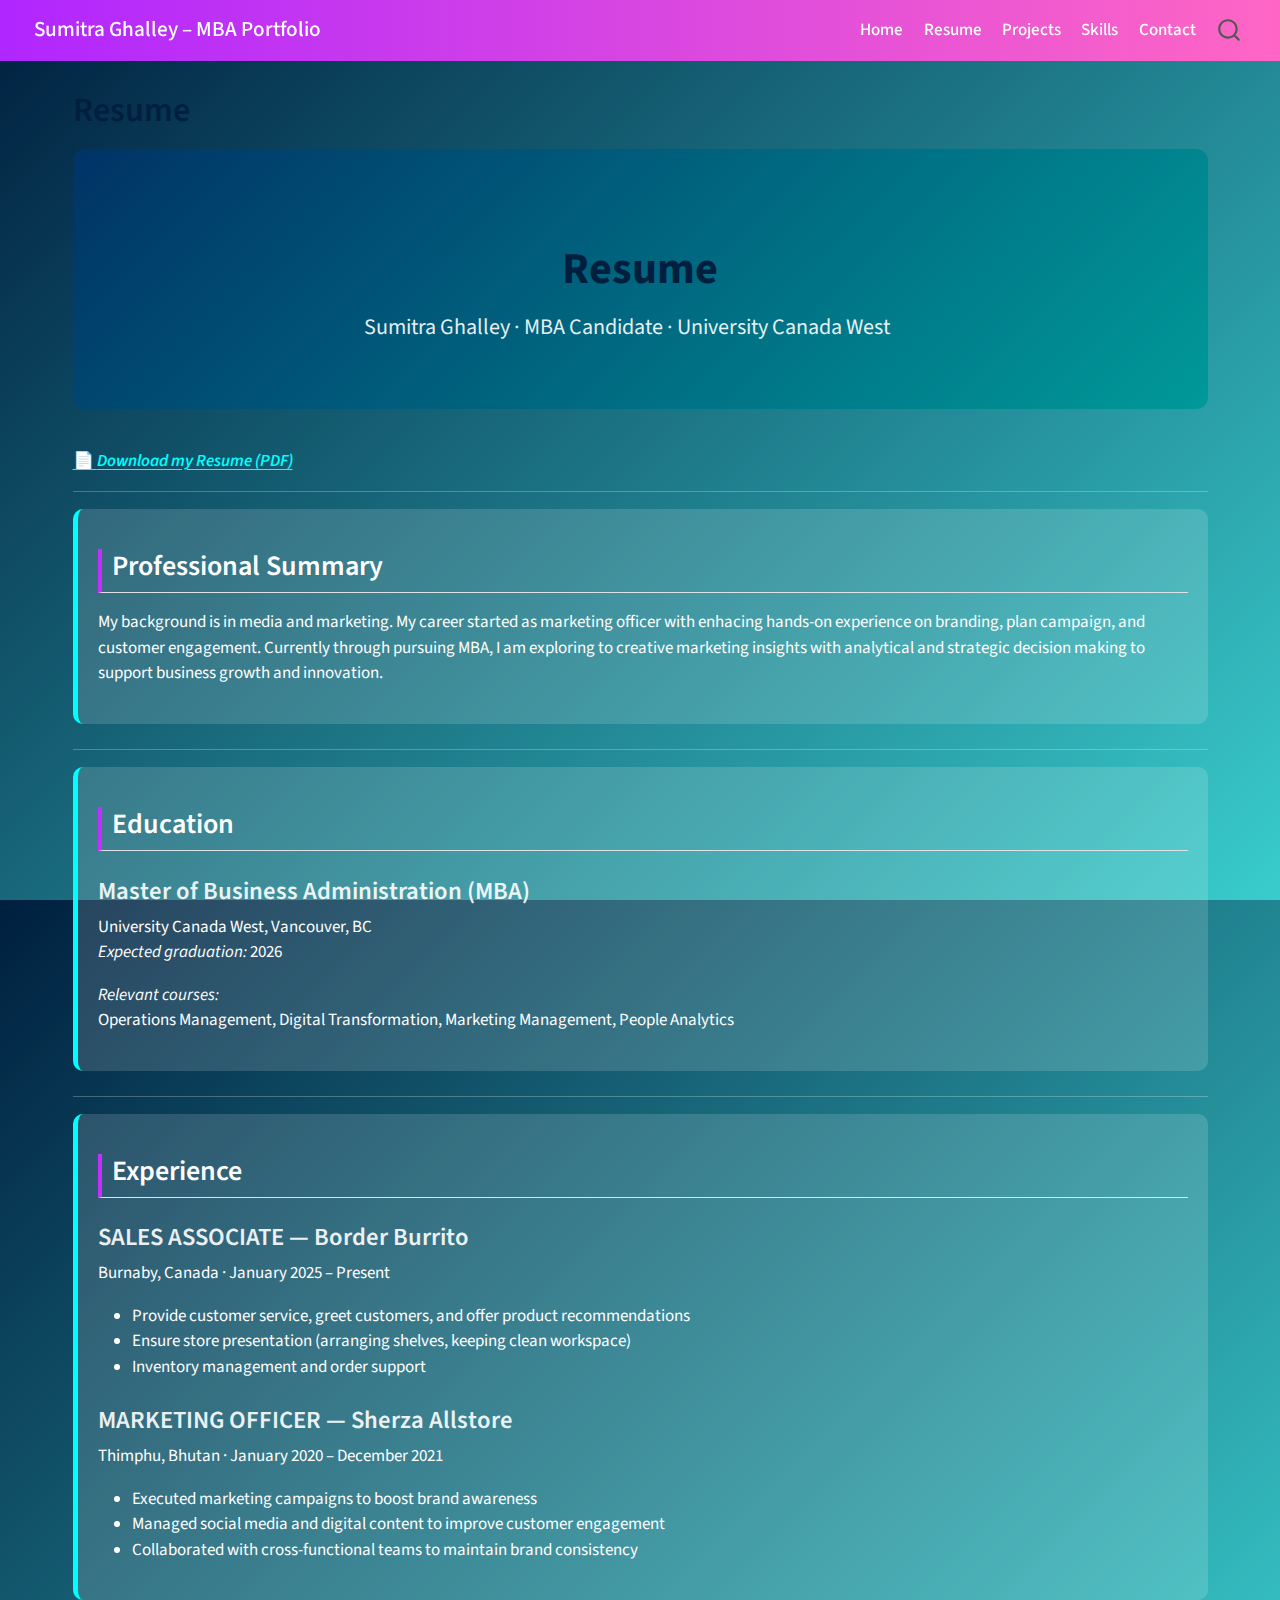
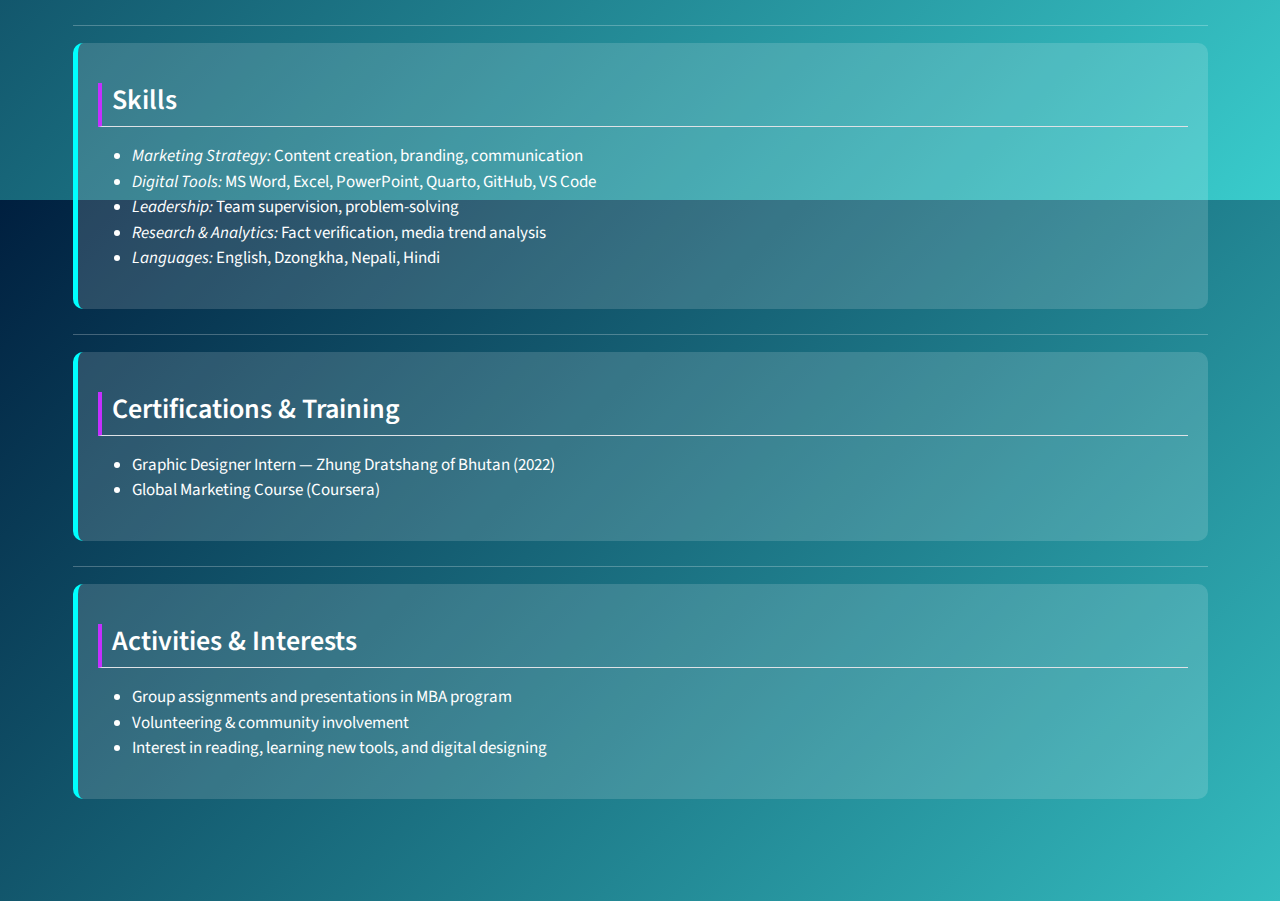
<file: docs/resume.html>
<!DOCTYPE html>
<html xmlns="http://www.w3.org/1999/xhtml" lang="en" xml:lang="en"><head>

<meta charset="utf-8">
<meta name="generator" content="quarto-1.8.25">

<meta name="viewport" content="width=device-width, initial-scale=1.0, user-scalable=yes">


<title>Resume – Sumitra Ghalley – MBA Portfolio</title>
<style>
code{white-space: pre-wrap;}
span.smallcaps{font-variant: small-caps;}
div.columns{display: flex; gap: min(4vw, 1.5em);}
div.column{flex: auto; overflow-x: auto;}
div.hanging-indent{margin-left: 1.5em; text-indent: -1.5em;}
ul.task-list{list-style: none;}
ul.task-list li input[type="checkbox"] {
  width: 0.8em;
  margin: 0 0.8em 0.2em -1em; /* quarto-specific, see https://github.com/quarto-dev/quarto-cli/issues/4556 */ 
  vertical-align: middle;
}
</style>


<script src="site_libs/quarto-nav/quarto-nav.js"></script>
<script src="site_libs/quarto-nav/headroom.min.js"></script>
<script src="site_libs/clipboard/clipboard.min.js"></script>
<script src="site_libs/quarto-search/autocomplete.umd.js"></script>
<script src="site_libs/quarto-search/fuse.min.js"></script>
<script src="site_libs/quarto-search/quarto-search.js"></script>
<meta name="quarto:offset" content="./">
<script src="site_libs/quarto-html/quarto.js" type="module"></script>
<script src="site_libs/quarto-html/tabsets/tabsets.js" type="module"></script>
<script src="site_libs/quarto-html/axe/axe-check.js" type="module"></script>
<script src="site_libs/quarto-html/popper.min.js"></script>
<script src="site_libs/quarto-html/tippy.umd.min.js"></script>
<script src="site_libs/quarto-html/anchor.min.js"></script>
<link href="site_libs/quarto-html/tippy.css" rel="stylesheet">
<link href="site_libs/quarto-html/quarto-syntax-highlighting-7b89279ff1a6dce999919e0e67d4d9ec.css" rel="stylesheet" id="quarto-text-highlighting-styles">
<script src="site_libs/bootstrap/bootstrap.min.js"></script>
<link href="site_libs/bootstrap/bootstrap-icons.css" rel="stylesheet">
<link href="site_libs/bootstrap/bootstrap-e31584831b205ffbb2d98406f31c2a5b.min.css" rel="stylesheet" append-hash="true" id="quarto-bootstrap" data-mode="light">
<script id="quarto-search-options" type="application/json">{
  "location": "navbar",
  "copy-button": false,
  "collapse-after": 3,
  "panel-placement": "end",
  "type": "overlay",
  "limit": 50,
  "keyboard-shortcut": [
    "f",
    "/",
    "s"
  ],
  "show-item-context": false,
  "language": {
    "search-no-results-text": "No results",
    "search-matching-documents-text": "matching documents",
    "search-copy-link-title": "Copy link to search",
    "search-hide-matches-text": "Hide additional matches",
    "search-more-match-text": "more match in this document",
    "search-more-matches-text": "more matches in this document",
    "search-clear-button-title": "Clear",
    "search-text-placeholder": "",
    "search-detached-cancel-button-title": "Cancel",
    "search-submit-button-title": "Submit",
    "search-label": "Search"
  }
}</script>


<link rel="stylesheet" href="styles.css">
<link rel="stylesheet" href="resume.css">
</head>

<body class="nav-fixed quarto-light">

<div id="quarto-search-results"></div>
  <header id="quarto-header" class="headroom fixed-top">
    <nav class="navbar navbar-expand-lg " data-bs-theme="dark">
      <div class="navbar-container container-fluid">
      <div class="navbar-brand-container mx-auto">
    <a href="./index.html" class="navbar-brand navbar-brand-logo">
    </a>
    <a class="navbar-brand" href="./index.html">
    <span class="navbar-title">Sumitra Ghalley – MBA Portfolio</span>
    </a>
  </div>
            <div id="quarto-search" class="" title="Search"></div>
          <button class="navbar-toggler" type="button" data-bs-toggle="collapse" data-bs-target="#navbarCollapse" aria-controls="navbarCollapse" role="menu" aria-expanded="false" aria-label="Toggle navigation" onclick="if (window.quartoToggleHeadroom) { window.quartoToggleHeadroom(); }">
  <span class="navbar-toggler-icon"></span>
</button>
          <div class="collapse navbar-collapse" id="navbarCollapse">
            <ul class="navbar-nav navbar-nav-scroll ms-auto">
  <li class="nav-item">
    <a class="nav-link" href="./index.html"> 
<span class="menu-text">Home</span></a>
  </li>  
  <li class="nav-item">
    <a class="nav-link active" href="./resume.html" aria-current="page"> 
<span class="menu-text">Resume</span></a>
  </li>  
  <li class="nav-item">
    <a class="nav-link" href="./projects.html"> 
<span class="menu-text">Projects</span></a>
  </li>  
  <li class="nav-item">
    <a class="nav-link" href="./skills.html"> 
<span class="menu-text">Skills</span></a>
  </li>  
  <li class="nav-item">
    <a class="nav-link" href="./contact.html"> 
<span class="menu-text">Contact</span></a>
  </li>  
</ul>
          </div> <!-- /navcollapse -->
            <div class="quarto-navbar-tools">
</div>
      </div> <!-- /container-fluid -->
    </nav>
</header>
<!-- content -->
<div id="quarto-content" class="quarto-container page-columns page-rows-contents page-layout-full page-navbar">
<!-- sidebar -->
<!-- margin-sidebar -->
    
<!-- main -->
<main class="content column-page" id="quarto-document-content">

<header id="title-block-header" class="quarto-title-block default">
<div class="quarto-title">
<h1 class="title">Resume</h1>
</div>



<div class="quarto-title-meta column-page">

    
  
    
  </div>
  


</header>


<section id="resume" class="level1 hero-banner">
<h1>Resume</h1>
<section id="sumitra-ghalley-mba-candidate-university-canada-west" class="level3">
<h3 class="anchored" data-anchor-id="sumitra-ghalley-mba-candidate-university-canada-west">Sumitra Ghalley · MBA Candidate · University Canada West</h3>
</section>
</section>
<p><a href="Sumitra_resume.pdf">📄 <em>Download my Resume (PDF)</em></a></p>
<hr>
<section id="professional-summary" class="level2 section-card">
<h2 class="anchored" data-anchor-id="professional-summary">Professional Summary</h2>
<p>My background is in media and marketing. My career started as marketing officer with enhacing hands-on experience on branding, plan campaign, and customer engagement. Currently through pursuing MBA, I am exploring to creative marketing insights with analytical and strategic decision making to support business growth and innovation.</p>
</section>
<hr>
<section id="education" class="level2 section-card">
<h2 class="anchored" data-anchor-id="education">Education</h2>
<section id="master-of-business-administration-mba" class="level3">
<h3 class="anchored" data-anchor-id="master-of-business-administration-mba">Master of Business Administration (MBA)</h3>
<p>University Canada West, Vancouver, BC<br>
<em>Expected graduation:</em> 2026</p>
<p><em>Relevant courses:</em><br>
Operations Management, Digital Transformation, Marketing Management, People Analytics</p>
</section>
</section>
<hr>
<section id="experience" class="level2 section-card">
<h2 class="anchored" data-anchor-id="experience">Experience</h2>
<section id="sales-associate-border-burrito" class="level3">
<h3 class="anchored" data-anchor-id="sales-associate-border-burrito">SALES ASSOCIATE — Border Burrito</h3>
<p>Burnaby, Canada · January 2025 – Present</p>
<ul>
<li>Provide customer service, greet customers, and offer product recommendations<br>
</li>
<li>Ensure store presentation (arranging shelves, keeping clean workspace)<br>
</li>
<li>Inventory management and order support</li>
</ul>
</section>
<section id="marketing-officer-sherza-allstore" class="level3">
<h3 class="anchored" data-anchor-id="marketing-officer-sherza-allstore">MARKETING OFFICER — Sherza Allstore</h3>
<p>Thimphu, Bhutan · January 2020 – December 2021</p>
<ul>
<li>Executed marketing campaigns to boost brand awareness<br>
</li>
<li>Managed social media and digital content to improve customer engagement<br>
</li>
<li>Collaborated with cross-functional teams to maintain brand consistency<br>
</li>
</ul>
</section>
</section>
<hr>
<section id="skills" class="level2 section-card">
<h2 class="anchored" data-anchor-id="skills">Skills</h2>
<ul>
<li><em>Marketing Strategy:</em> Content creation, branding, communication<br>
</li>
<li><em>Digital Tools:</em> MS Word, Excel, PowerPoint, Quarto, GitHub, VS Code<br>
</li>
<li><em>Leadership:</em> Team supervision, problem-solving<br>
</li>
<li><em>Research &amp; Analytics:</em> Fact verification, media trend analysis<br>
</li>
<li><em>Languages:</em> English, Dzongkha, Nepali, Hindi<br>
</li>
</ul>
</section>
<hr>
<section id="certifications-training" class="level2 section-card">
<h2 class="anchored" data-anchor-id="certifications-training">Certifications &amp; Training</h2>
<ul>
<li>Graphic Designer Intern — Zhung Dratshang of Bhutan (2022)<br>
</li>
<li>Global Marketing Course (Coursera)<br>
</li>
</ul>
</section>
<hr>
<section id="activities-interests" class="level2 section-card">
<h2 class="anchored" data-anchor-id="activities-interests">Activities &amp; Interests</h2>
<ul>
<li>Group assignments and presentations in MBA program<br>
</li>
<li>Volunteering &amp; community involvement<br>
</li>
<li>Interest in reading, learning new tools, and digital designing<br>
</li>
</ul>
</section>



</main> <!-- /main -->
<script id="quarto-html-after-body" type="application/javascript">
  window.document.addEventListener("DOMContentLoaded", function (event) {
    const icon = "";
    const anchorJS = new window.AnchorJS();
    anchorJS.options = {
      placement: 'right',
      icon: icon
    };
    anchorJS.add('.anchored');
    const isCodeAnnotation = (el) => {
      for (const clz of el.classList) {
        if (clz.startsWith('code-annotation-')) {                     
          return true;
        }
      }
      return false;
    }
    const onCopySuccess = function(e) {
      // button target
      const button = e.trigger;
      // don't keep focus
      button.blur();
      // flash "checked"
      button.classList.add('code-copy-button-checked');
      var currentTitle = button.getAttribute("title");
      button.setAttribute("title", "Copied!");
      let tooltip;
      if (window.bootstrap) {
        button.setAttribute("data-bs-toggle", "tooltip");
        button.setAttribute("data-bs-placement", "left");
        button.setAttribute("data-bs-title", "Copied!");
        tooltip = new bootstrap.Tooltip(button, 
          { trigger: "manual", 
            customClass: "code-copy-button-tooltip",
            offset: [0, -8]});
        tooltip.show();    
      }
      setTimeout(function() {
        if (tooltip) {
          tooltip.hide();
          button.removeAttribute("data-bs-title");
          button.removeAttribute("data-bs-toggle");
          button.removeAttribute("data-bs-placement");
        }
        button.setAttribute("title", currentTitle);
        button.classList.remove('code-copy-button-checked');
      }, 1000);
      // clear code selection
      e.clearSelection();
    }
    const getTextToCopy = function(trigger) {
      const outerScaffold = trigger.parentElement.cloneNode(true);
      const codeEl = outerScaffold.querySelector('code');
      for (const childEl of codeEl.children) {
        if (isCodeAnnotation(childEl)) {
          childEl.remove();
        }
      }
      return codeEl.innerText;
    }
    const clipboard = new window.ClipboardJS('.code-copy-button:not([data-in-quarto-modal])', {
      text: getTextToCopy
    });
    clipboard.on('success', onCopySuccess);
    if (window.document.getElementById('quarto-embedded-source-code-modal')) {
      const clipboardModal = new window.ClipboardJS('.code-copy-button[data-in-quarto-modal]', {
        text: getTextToCopy,
        container: window.document.getElementById('quarto-embedded-source-code-modal')
      });
      clipboardModal.on('success', onCopySuccess);
    }
      var localhostRegex = new RegExp(/^(?:http|https):\/\/localhost\:?[0-9]*\//);
      var mailtoRegex = new RegExp(/^mailto:/);
        var filterRegex = new RegExp('/' + window.location.host + '/');
      var isInternal = (href) => {
          return filterRegex.test(href) || localhostRegex.test(href) || mailtoRegex.test(href);
      }
      // Inspect non-navigation links and adorn them if external
     var links = window.document.querySelectorAll('a[href]:not(.nav-link):not(.navbar-brand):not(.toc-action):not(.sidebar-link):not(.sidebar-item-toggle):not(.pagination-link):not(.no-external):not([aria-hidden]):not(.dropdown-item):not(.quarto-navigation-tool):not(.about-link)');
      for (var i=0; i<links.length; i++) {
        const link = links[i];
        if (!isInternal(link.href)) {
          // undo the damage that might have been done by quarto-nav.js in the case of
          // links that we want to consider external
          if (link.dataset.originalHref !== undefined) {
            link.href = link.dataset.originalHref;
          }
        }
      }
    function tippyHover(el, contentFn, onTriggerFn, onUntriggerFn) {
      const config = {
        allowHTML: true,
        maxWidth: 500,
        delay: 100,
        arrow: false,
        appendTo: function(el) {
            return el.parentElement;
        },
        interactive: true,
        interactiveBorder: 10,
        theme: 'quarto',
        placement: 'bottom-start',
      };
      if (contentFn) {
        config.content = contentFn;
      }
      if (onTriggerFn) {
        config.onTrigger = onTriggerFn;
      }
      if (onUntriggerFn) {
        config.onUntrigger = onUntriggerFn;
      }
      window.tippy(el, config); 
    }
    const noterefs = window.document.querySelectorAll('a[role="doc-noteref"]');
    for (var i=0; i<noterefs.length; i++) {
      const ref = noterefs[i];
      tippyHover(ref, function() {
        // use id or data attribute instead here
        let href = ref.getAttribute('data-footnote-href') || ref.getAttribute('href');
        try { href = new URL(href).hash; } catch {}
        const id = href.replace(/^#\/?/, "");
        const note = window.document.getElementById(id);
        if (note) {
          return note.innerHTML;
        } else {
          return "";
        }
      });
    }
    const xrefs = window.document.querySelectorAll('a.quarto-xref');
    const processXRef = (id, note) => {
      // Strip column container classes
      const stripColumnClz = (el) => {
        el.classList.remove("page-full", "page-columns");
        if (el.children) {
          for (const child of el.children) {
            stripColumnClz(child);
          }
        }
      }
      stripColumnClz(note)
      if (id === null || id.startsWith('sec-')) {
        // Special case sections, only their first couple elements
        const container = document.createElement("div");
        if (note.children && note.children.length > 2) {
          container.appendChild(note.children[0].cloneNode(true));
          for (let i = 1; i < note.children.length; i++) {
            const child = note.children[i];
            if (child.tagName === "P" && child.innerText === "") {
              continue;
            } else {
              container.appendChild(child.cloneNode(true));
              break;
            }
          }
          if (window.Quarto?.typesetMath) {
            window.Quarto.typesetMath(container);
          }
          return container.innerHTML
        } else {
          if (window.Quarto?.typesetMath) {
            window.Quarto.typesetMath(note);
          }
          return note.innerHTML;
        }
      } else {
        // Remove any anchor links if they are present
        const anchorLink = note.querySelector('a.anchorjs-link');
        if (anchorLink) {
          anchorLink.remove();
        }
        if (window.Quarto?.typesetMath) {
          window.Quarto.typesetMath(note);
        }
        if (note.classList.contains("callout")) {
          return note.outerHTML;
        } else {
          return note.innerHTML;
        }
      }
    }
    for (var i=0; i<xrefs.length; i++) {
      const xref = xrefs[i];
      tippyHover(xref, undefined, function(instance) {
        instance.disable();
        let url = xref.getAttribute('href');
        let hash = undefined; 
        if (url.startsWith('#')) {
          hash = url;
        } else {
          try { hash = new URL(url).hash; } catch {}
        }
        if (hash) {
          const id = hash.replace(/^#\/?/, "");
          const note = window.document.getElementById(id);
          if (note !== null) {
            try {
              const html = processXRef(id, note.cloneNode(true));
              instance.setContent(html);
            } finally {
              instance.enable();
              instance.show();
            }
          } else {
            // See if we can fetch this
            fetch(url.split('#')[0])
            .then(res => res.text())
            .then(html => {
              const parser = new DOMParser();
              const htmlDoc = parser.parseFromString(html, "text/html");
              const note = htmlDoc.getElementById(id);
              if (note !== null) {
                const html = processXRef(id, note);
                instance.setContent(html);
              } 
            }).finally(() => {
              instance.enable();
              instance.show();
            });
          }
        } else {
          // See if we can fetch a full url (with no hash to target)
          // This is a special case and we should probably do some content thinning / targeting
          fetch(url)
          .then(res => res.text())
          .then(html => {
            const parser = new DOMParser();
            const htmlDoc = parser.parseFromString(html, "text/html");
            const note = htmlDoc.querySelector('main.content');
            if (note !== null) {
              // This should only happen for chapter cross references
              // (since there is no id in the URL)
              // remove the first header
              if (note.children.length > 0 && note.children[0].tagName === "HEADER") {
                note.children[0].remove();
              }
              const html = processXRef(null, note);
              instance.setContent(html);
            } 
          }).finally(() => {
            instance.enable();
            instance.show();
          });
        }
      }, function(instance) {
      });
    }
        let selectedAnnoteEl;
        const selectorForAnnotation = ( cell, annotation) => {
          let cellAttr = 'data-code-cell="' + cell + '"';
          let lineAttr = 'data-code-annotation="' +  annotation + '"';
          const selector = 'span[' + cellAttr + '][' + lineAttr + ']';
          return selector;
        }
        const selectCodeLines = (annoteEl) => {
          const doc = window.document;
          const targetCell = annoteEl.getAttribute("data-target-cell");
          const targetAnnotation = annoteEl.getAttribute("data-target-annotation");
          const annoteSpan = window.document.querySelector(selectorForAnnotation(targetCell, targetAnnotation));
          const lines = annoteSpan.getAttribute("data-code-lines").split(",");
          const lineIds = lines.map((line) => {
            return targetCell + "-" + line;
          })
          let top = null;
          let height = null;
          let parent = null;
          if (lineIds.length > 0) {
              //compute the position of the single el (top and bottom and make a div)
              const el = window.document.getElementById(lineIds[0]);
              top = el.offsetTop;
              height = el.offsetHeight;
              parent = el.parentElement.parentElement;
            if (lineIds.length > 1) {
              const lastEl = window.document.getElementById(lineIds[lineIds.length - 1]);
              const bottom = lastEl.offsetTop + lastEl.offsetHeight;
              height = bottom - top;
            }
            if (top !== null && height !== null && parent !== null) {
              // cook up a div (if necessary) and position it 
              let div = window.document.getElementById("code-annotation-line-highlight");
              if (div === null) {
                div = window.document.createElement("div");
                div.setAttribute("id", "code-annotation-line-highlight");
                div.style.position = 'absolute';
                parent.appendChild(div);
              }
              div.style.top = top - 2 + "px";
              div.style.height = height + 4 + "px";
              div.style.left = 0;
              let gutterDiv = window.document.getElementById("code-annotation-line-highlight-gutter");
              if (gutterDiv === null) {
                gutterDiv = window.document.createElement("div");
                gutterDiv.setAttribute("id", "code-annotation-line-highlight-gutter");
                gutterDiv.style.position = 'absolute';
                const codeCell = window.document.getElementById(targetCell);
                const gutter = codeCell.querySelector('.code-annotation-gutter');
                gutter.appendChild(gutterDiv);
              }
              gutterDiv.style.top = top - 2 + "px";
              gutterDiv.style.height = height + 4 + "px";
            }
            selectedAnnoteEl = annoteEl;
          }
        };
        const unselectCodeLines = () => {
          const elementsIds = ["code-annotation-line-highlight", "code-annotation-line-highlight-gutter"];
          elementsIds.forEach((elId) => {
            const div = window.document.getElementById(elId);
            if (div) {
              div.remove();
            }
          });
          selectedAnnoteEl = undefined;
        };
          // Handle positioning of the toggle
      window.addEventListener(
        "resize",
        throttle(() => {
          elRect = undefined;
          if (selectedAnnoteEl) {
            selectCodeLines(selectedAnnoteEl);
          }
        }, 10)
      );
      function throttle(fn, ms) {
      let throttle = false;
      let timer;
        return (...args) => {
          if(!throttle) { // first call gets through
              fn.apply(this, args);
              throttle = true;
          } else { // all the others get throttled
              if(timer) clearTimeout(timer); // cancel #2
              timer = setTimeout(() => {
                fn.apply(this, args);
                timer = throttle = false;
              }, ms);
          }
        };
      }
        // Attach click handler to the DT
        const annoteDls = window.document.querySelectorAll('dt[data-target-cell]');
        for (const annoteDlNode of annoteDls) {
          annoteDlNode.addEventListener('click', (event) => {
            const clickedEl = event.target;
            if (clickedEl !== selectedAnnoteEl) {
              unselectCodeLines();
              const activeEl = window.document.querySelector('dt[data-target-cell].code-annotation-active');
              if (activeEl) {
                activeEl.classList.remove('code-annotation-active');
              }
              selectCodeLines(clickedEl);
              clickedEl.classList.add('code-annotation-active');
            } else {
              // Unselect the line
              unselectCodeLines();
              clickedEl.classList.remove('code-annotation-active');
            }
          });
        }
    const findCites = (el) => {
      const parentEl = el.parentElement;
      if (parentEl) {
        const cites = parentEl.dataset.cites;
        if (cites) {
          return {
            el,
            cites: cites.split(' ')
          };
        } else {
          return findCites(el.parentElement)
        }
      } else {
        return undefined;
      }
    };
    var bibliorefs = window.document.querySelectorAll('a[role="doc-biblioref"]');
    for (var i=0; i<bibliorefs.length; i++) {
      const ref = bibliorefs[i];
      const citeInfo = findCites(ref);
      if (citeInfo) {
        tippyHover(citeInfo.el, function() {
          var popup = window.document.createElement('div');
          citeInfo.cites.forEach(function(cite) {
            var citeDiv = window.document.createElement('div');
            citeDiv.classList.add('hanging-indent');
            citeDiv.classList.add('csl-entry');
            var biblioDiv = window.document.getElementById('ref-' + cite);
            if (biblioDiv) {
              citeDiv.innerHTML = biblioDiv.innerHTML;
            }
            popup.appendChild(citeDiv);
          });
          return popup.innerHTML;
        });
      }
    }
  });
  </script>
</div> <!-- /content -->




</body></html>
</file>
<file: docs/site_libs/quarto-html/tippy.css>
.tippy-box[data-animation=fade][data-state=hidden]{opacity:0}[data-tippy-root]{max-width:calc(100vw - 10px)}.tippy-box{position:relative;background-color:#333;color:#fff;border-radius:4px;font-size:14px;line-height:1.4;white-space:normal;outline:0;transition-property:transform,visibility,opacity}.tippy-box[data-placement^=top]>.tippy-arrow{bottom:0}.tippy-box[data-placement^=top]>.tippy-arrow:before{bottom:-7px;left:0;border-width:8px 8px 0;border-top-color:initial;transform-origin:center top}.tippy-box[data-placement^=bottom]>.tippy-arrow{top:0}.tippy-box[data-placement^=bottom]>.tippy-arrow:before{top:-7px;left:0;border-width:0 8px 8px;border-bottom-color:initial;transform-origin:center bottom}.tippy-box[data-placement^=left]>.tippy-arrow{right:0}.tippy-box[data-placement^=left]>.tippy-arrow:before{border-width:8px 0 8px 8px;border-left-color:initial;right:-7px;transform-origin:center left}.tippy-box[data-placement^=right]>.tippy-arrow{left:0}.tippy-box[data-placement^=right]>.tippy-arrow:before{left:-7px;border-width:8px 8px 8px 0;border-right-color:initial;transform-origin:center right}.tippy-box[data-inertia][data-state=visible]{transition-timing-function:cubic-bezier(.54,1.5,.38,1.11)}.tippy-arrow{width:16px;height:16px;color:#333}.tippy-arrow:before{content:"";position:absolute;border-color:transparent;border-style:solid}.tippy-content{position:relative;padding:5px 9px;z-index:1}
</file>
<file: docs/site_libs/quarto-html/quarto-syntax-highlighting-7b89279ff1a6dce999919e0e67d4d9ec.css>
/* quarto syntax highlight colors */
:root {
  --quarto-hl-ot-color: #003B4F;
  --quarto-hl-at-color: #657422;
  --quarto-hl-ss-color: #20794D;
  --quarto-hl-an-color: #5E5E5E;
  --quarto-hl-fu-color: #4758AB;
  --quarto-hl-st-color: #20794D;
  --quarto-hl-cf-color: #003B4F;
  --quarto-hl-op-color: #5E5E5E;
  --quarto-hl-er-color: #AD0000;
  --quarto-hl-bn-color: #AD0000;
  --quarto-hl-al-color: #AD0000;
  --quarto-hl-va-color: #111111;
  --quarto-hl-bu-color: inherit;
  --quarto-hl-ex-color: inherit;
  --quarto-hl-pp-color: #AD0000;
  --quarto-hl-in-color: #5E5E5E;
  --quarto-hl-vs-color: #20794D;
  --quarto-hl-wa-color: #5E5E5E;
  --quarto-hl-do-color: #5E5E5E;
  --quarto-hl-im-color: #00769E;
  --quarto-hl-ch-color: #20794D;
  --quarto-hl-dt-color: #AD0000;
  --quarto-hl-fl-color: #AD0000;
  --quarto-hl-co-color: #5E5E5E;
  --quarto-hl-cv-color: #5E5E5E;
  --quarto-hl-cn-color: #8f5902;
  --quarto-hl-sc-color: #5E5E5E;
  --quarto-hl-dv-color: #AD0000;
  --quarto-hl-kw-color: #003B4F;
}

/* other quarto variables */
:root {
  --quarto-font-monospace: SFMono-Regular, Menlo, Monaco, Consolas, "Liberation Mono", "Courier New", monospace;
}

/* syntax highlight based on Pandoc's rules */
pre > code.sourceCode > span {
  color: #003B4F;
}

code.sourceCode > span {
  color: #003B4F;
}

div.sourceCode,
div.sourceCode pre.sourceCode {
  color: #003B4F;
}

/* Normal */
code span {
  color: #003B4F;
}

/* Alert */
code span.al {
  color: #AD0000;
  font-style: inherit;
}

/* Annotation */
code span.an {
  color: #5E5E5E;
  font-style: inherit;
}

/* Attribute */
code span.at {
  color: #657422;
  font-style: inherit;
}

/* BaseN */
code span.bn {
  color: #AD0000;
  font-style: inherit;
}

/* BuiltIn */
code span.bu {
  font-style: inherit;
}

/* ControlFlow */
code span.cf {
  color: #003B4F;
  font-weight: bold;
  font-style: inherit;
}

/* Char */
code span.ch {
  color: #20794D;
  font-style: inherit;
}

/* Constant */
code span.cn {
  color: #8f5902;
  font-style: inherit;
}

/* Comment */
code span.co {
  color: #5E5E5E;
  font-style: inherit;
}

/* CommentVar */
code span.cv {
  color: #5E5E5E;
  font-style: italic;
}

/* Documentation */
code span.do {
  color: #5E5E5E;
  font-style: italic;
}

/* DataType */
code span.dt {
  color: #AD0000;
  font-style: inherit;
}

/* DecVal */
code span.dv {
  color: #AD0000;
  font-style: inherit;
}

/* Error */
code span.er {
  color: #AD0000;
  font-style: inherit;
}

/* Extension */
code span.ex {
  font-style: inherit;
}

/* Float */
code span.fl {
  color: #AD0000;
  font-style: inherit;
}

/* Function */
code span.fu {
  color: #4758AB;
  font-style: inherit;
}

/* Import */
code span.im {
  color: #00769E;
  font-style: inherit;
}

/* Information */
code span.in {
  color: #5E5E5E;
  font-style: inherit;
}

/* Keyword */
code span.kw {
  color: #003B4F;
  font-weight: bold;
  font-style: inherit;
}

/* Operator */
code span.op {
  color: #5E5E5E;
  font-style: inherit;
}

/* Other */
code span.ot {
  color: #003B4F;
  font-style: inherit;
}

/* Preprocessor */
code span.pp {
  color: #AD0000;
  font-style: inherit;
}

/* SpecialChar */
code span.sc {
  color: #5E5E5E;
  font-style: inherit;
}

/* SpecialString */
code span.ss {
  color: #20794D;
  font-style: inherit;
}

/* String */
code span.st {
  color: #20794D;
  font-style: inherit;
}

/* Variable */
code span.va {
  color: #111111;
  font-style: inherit;
}

/* VerbatimString */
code span.vs {
  color: #20794D;
  font-style: inherit;
}

/* Warning */
code span.wa {
  color: #5E5E5E;
  font-style: italic;
}

.prevent-inlining {
  content: "</";
}

/*# sourceMappingURL=3944bc705cfaf4c80e56f77c5205168a.css.map */
</file>
<file: docs/styles.css>
/* Pink + Purple Hero Banner */
.hero-banner {
  background: linear-gradient(135deg, #B026FF, #FF66C4);
  color: white;
  padding: 60px 30px;
  text-align: center;
  border-radius: 10px;
  margin-bottom: 30px;
}

.hero-banner h1 {
  font-size: 2.6rem;
  font-weight: 700;
}

.hero-banner h3 {
  font-size: 1.25rem;
  margin-top: 10px;
  font-weight: 400;
}

/* Navbar */
.navbar {
  background: linear-gradient(90deg, #B026FF, #FF66C4);
}

.navbar a, .navbar-brand {
  color: white !important;
  font-weight: 500;
}

.navbar a:hover {
  color: #ffe7f9 !important;
}

/* Section headings */
h2 {
  border-left: 4px solid #C42FFF;
  padding-left: 10px;
  margin-top: 20px;
  font-weight: 600;
  color: #A200D6;
}
/* Resume Page Background */
#resume-page {
  background: linear-gradient(135deg, #8026FF, #FF66C4);
  padding: 40px;
  border-radius: 12px;
  color: white;
  margin-top: 20px;
}

/* Resume headings */
#resume-page h2,
#resume-page h3 {
  color: white !important;
  border-left: 4px solid #C42FFF;
  padding-left: 10px;
}
/* ======= PROJECT CARDS ======= */

.project-card {
  background-color: #ffffff;
  border-left: 4px solid #008080; /* teal */
  padding: 1rem 1.2rem;
  margin-bottom: 1.2rem;
  border-radius: 4px;
  box-shadow: 0 0 4px rgba(0, 0, 0, 0.05);
}

.project-card h2,
.project-card h3 {
  margin-top: 0;
}

/* ======= COLOURS (NAVY + TEAL THEME) ======= */

/* Navbar */
.navbar {
  background-color: #001f3f !important; /* navy */
}

.navbar a {
  color: #ffffff !important;
}

.navbar a:hover {
  text-decoration: underline;
}

/* Headings */
h1, h2, h3 {
  color: #001f3f; /* navy */
}

/* Links */
a {
  color: #008080; /* teal */
}

a:hover {
  color: #004f4f;
}

/* Background */
body {
  background-color: #f7f9fc;
}
</file>
<file: docs/resume.css>
/* Resume Page Styling – Navy + Teal */

/* Full-page background */
body {
  background: linear-gradient(135deg, #001f3f, #39cccc);
  color: white;
}

/* Hero banner (top section) */
.hero-banner {
  background: linear-gradient(135deg, #003366, #009999);
  padding: 60px 30px;
  color: white;
  text-align: center;
  border-radius: 12px;
  margin-bottom: 40px;
}

.hero-banner h2 {
  font-size: 2.2rem;
  font-weight: 700;
}

.hero-banner h3 {
  font-size: 1.3rem;
  font-weight: 400;
}

/* Section title boxes */
.section-card {
  background: rgba(255,255,255,0.15);
  padding: 20px;
  border-left: 5px solid #00ffff;
  margin-bottom: 25px;
  border-radius: 10px;
}

/* Section headings */
h2, h3 {
  color: #ffffff !important;
}

/* Resume PDF link */
a {
  color: #00ffff;
  font-weight: 600;
}
a:hover {
  color: #e0ffff;
}
</file>
